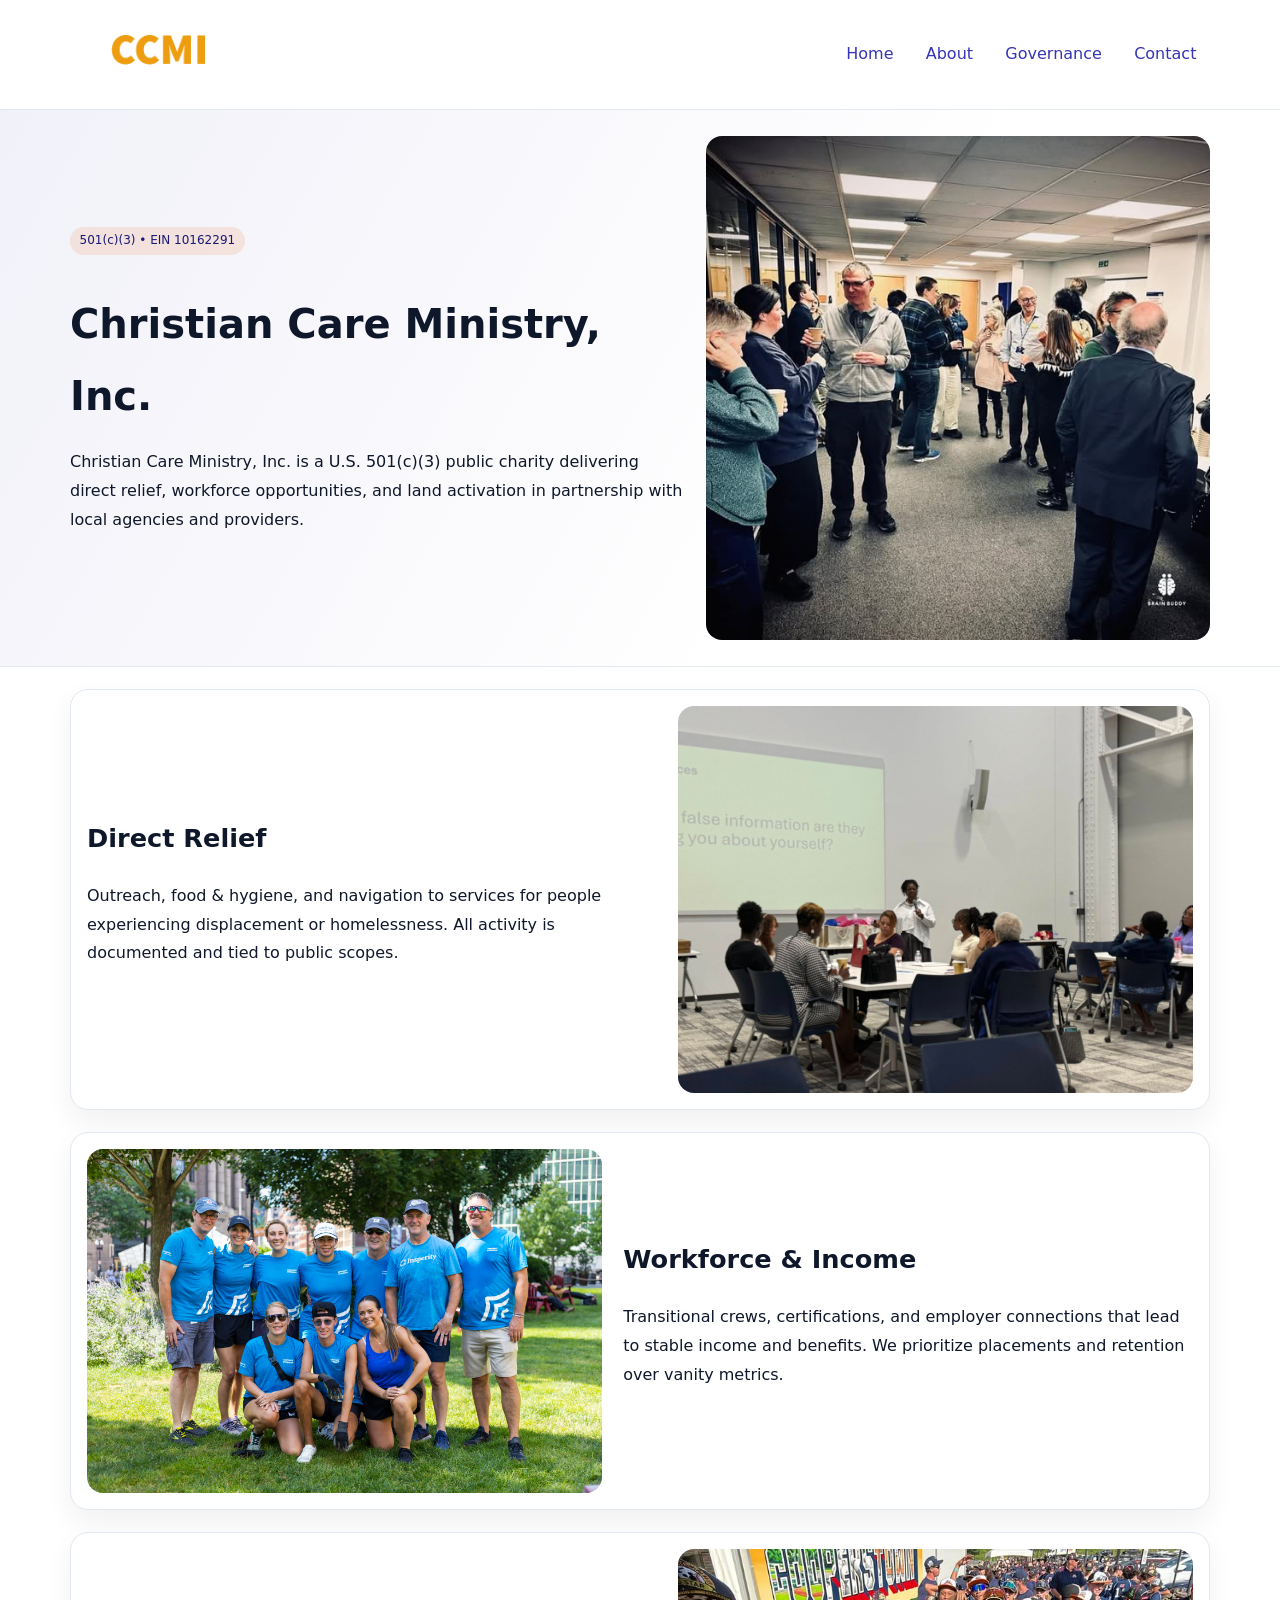
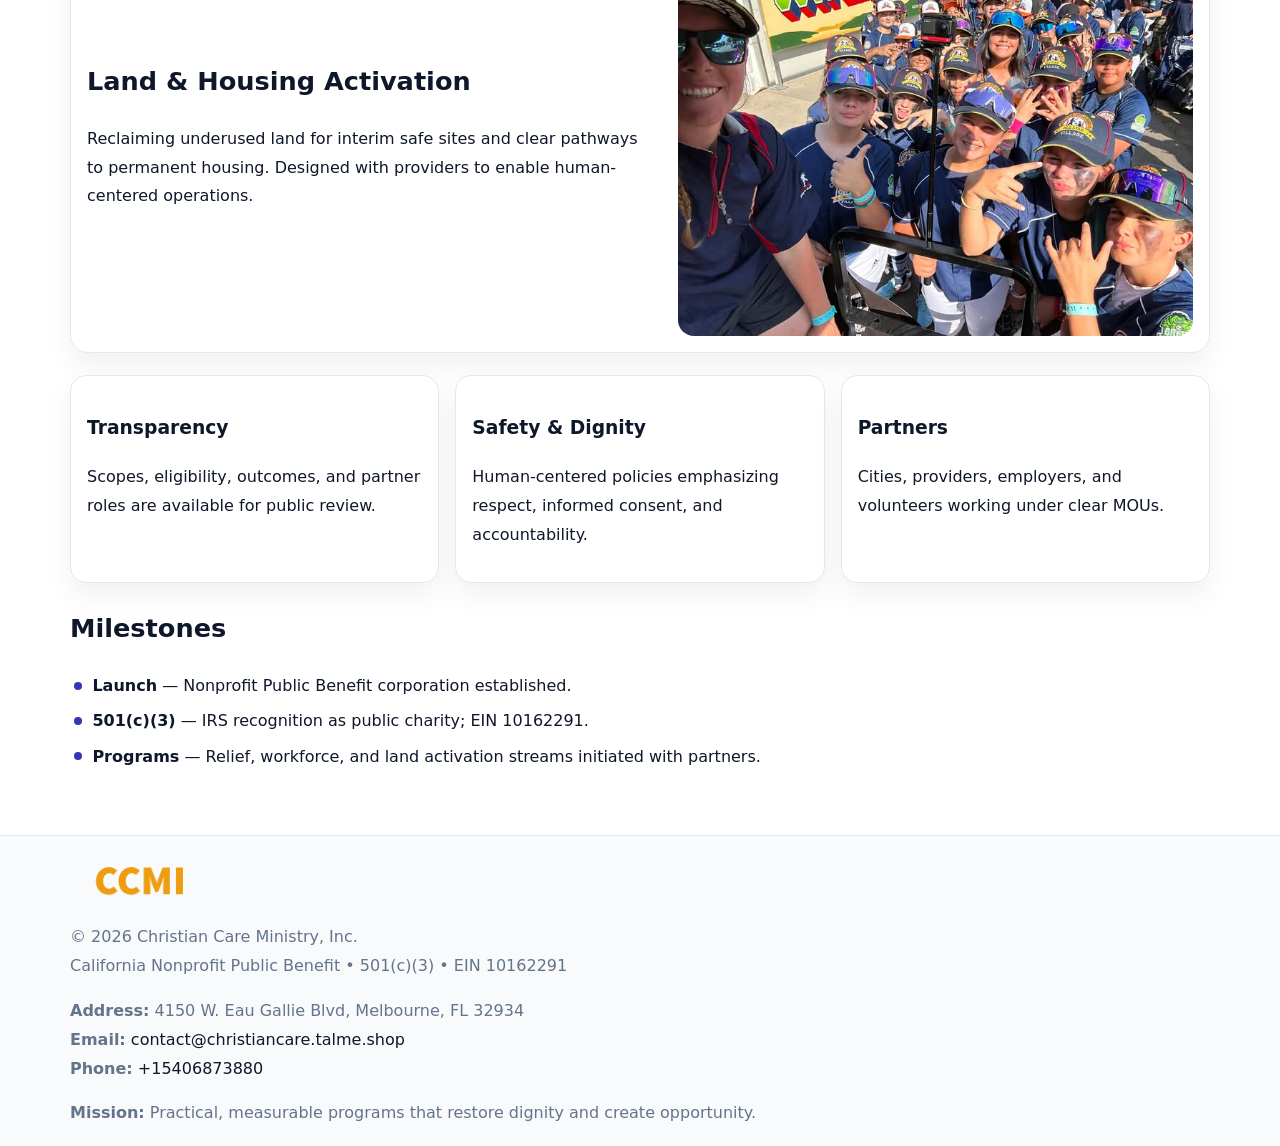
<file: index.html>
<!doctype html><html lang="en"><head>
<meta charset="utf-8">
<meta name="viewport" content="width=device-width,initial-scale=1">
<title>Christian Care Ministry, Inc. – Nonprofit • 2025</title>
<link rel="stylesheet" href="assets/styles.css">
<link rel="icon" href="images/logo.png">
<meta name="data-ein" content="10162291">
<meta name="data-name" content="Christian Care Ministry, Inc.">
<meta name="data-email" content="contact@christiancare.talme.shop">
<meta name="data-phone" content="+15406873880">
<meta name="data-address" content="4150 W. Eau Gallie Blvd,
Melbourne, FL 32934">
<meta name="data-map" content="4150+W+Eau+Gallie+Blvd,+Melbourne,+FL+32934">
  <meta name="description" content="Dedicated to community services, education, and direct relief, Christian Care Ministry, Inc.">
<meta name="facebook-domain-verification" content="vmaobji3k0ss07alqpp2dinyah2vtp" />
</head><body>
<div style="position:absolute;left:-9999px;top:-9999px;opacity:0" data-uniq="{{UNIQUE_BLOB}}">
  <span>Dedicated to community services, education, and direct relief, Christian Care Ministry, Inc.</span><svg width="12" height="12" viewBox="0 0 12 12" xmlns="http://www.w3.org/2000/svg"><circle cx="6" cy="6" r="5" fill="#28a745"/></svg><img src="images/jobs.jpg" width="1" height="1" alt="" loading="lazy"/>
</div>

<header>
  <div class="c7ee8c8f773">
    <a href="index.html"><img src="images/logo.png" alt="Christian Care Ministry, Inc." style="width:150px"></a>
    <nav>
      <a class="active" href="index.html">Home</a>
      <a href="about.html">About</a>
      <a href="governance.html">Governance</a>
      <a href="contact.html">Contact</a>
    </nav>
  </div>
</header>

<section class="caf90974589">
  <div class="c4853165978">
    <div>
      <span class="c7e901ef25e">501(c)(3) • EIN 10162291</span>
      <h1>Christian Care Ministry, Inc.</h1>
      <p class="c1058c33a7a">Christian Care Ministry, Inc. is a U.S. 501(c)(3) public charity delivering direct relief, workforce opportunities, and land activation in partnership with local agencies and providers.</p>
    </div>
    <img src="images/hero.jpg" alt="Community work">
  </div>
</section>

<main class="main-wrap">
  <section class="section zigzag">
    <div>
      <h2>Direct Relief</h2>
      <p>Outreach, food & hygiene, and navigation to services for people experiencing displacement or homelessness. All activity is documented and tied to public scopes.</p>
    </div>
    <img src="images/relief.jpg" alt="Relief program">
  </section>

  <section class="section zigzag reverse">
    <img src="images/jobs.jpg" alt="Workforce program">
    <div>
      <h2>Workforce & Income</h2>
      <p>Transitional crews, certifications, and employer connections that lead to stable income and benefits. We prioritize placements and retention over vanity metrics.</p>
    </div>
  </section>

  <section class="section zigzag">
    <div>
      <h2>Land & Housing Activation</h2>
      <p>Reclaiming underused land for interim safe sites and clear pathways to permanent housing. Designed with providers to enable human-centered operations.</p>
    </div>
    <img src="images/land.jpg" alt="Land activation">
  </section>

  <section class="section cards">
    <article class="c4c5adbc28c">
      <h3>Transparency</h3>
      <p>Scopes, eligibility, outcomes, and partner roles are available for public review.</p>
    </article>
    <article class="c4c5adbc28c">
      <h3>Safety & Dignity</h3>
      <p>Human-centered policies emphasizing respect, informed consent, and accountability.</p>
    </article>
    <article class="c4c5adbc28c">
      <h3>Partners</h3>
      <p>Cities, providers, employers, and volunteers working under clear MOUs.</p>
    </article>
  </section>

  <section class="section">
    <h2>Milestones</h2>
    <ul class="timeline">
      <li><strong>Launch</strong> — Nonprofit Public Benefit corporation established.</li>
      <li><strong>501(c)(3)</strong> — IRS recognition as public charity; EIN 10162291.</li>
      <li><strong>Programs</strong> — Relief, workforce, and land activation streams initiated with partners.</li>
    </ul>
  </section>
</main>

<footer>
  <div class="footer-wrap">
    <div class="footer-grid">
      <div class="footer-col">
        <img src="images/logo.png" alt="" style="width:140px;margin-bottom:.4rem">
        <div class="small">© <span id="year"></span> Christian Care Ministry, Inc.</div>
        <div class="small">California Nonprofit Public Benefit • 501(c)(3) • EIN 10162291</div>
      </div>
      <div class="footer-col">
        <div class="small"><strong>Address:</strong> 4150 W. Eau Gallie Blvd,
Melbourne, FL 32934</div>
        <div class="small"><strong>Email:</strong> <a href="mailto:contact@christiancare.talme.shop">contact@christiancare.talme.shop</a></div>
        <div class="small"><strong>Phone:</strong> <a href="tel:+15406873880">+15406873880</a></div>
      </div>
      <div class="footer-col">
        <div class="small"><strong>Mission:</strong> Practical, measurable programs that restore dignity and create opportunity.</div>
      </div>
    </div>
  </div>
</footer>

<script>
(function(){
  function m(n){const e=document.querySelector('meta[name="'+n+'"]');return e?e.content:'';}
  function h(s){let x=2166136261>>>0;for(let i=0;i<s.length;i++){x^=s.charCodeAt(i);x=(x*16777619)>>>0;}return x>>>0;}
  const key = h((m('data-ein') || m('data-name') || '0').replace(/\s+/g,''));
  const H = key % 360, S = 55 + (key % 20), L = 46;
  const r = document.documentElement;
  r.style.setProperty('--brand', `hsl(${H} ${S}% ${L}%)`);
  r.style.setProperty('--brand-ink', `hsl(${H} ${Math.min(95,S+10)}% ${Math.max(20,L-18)}%)`);
  r.style.setProperty('--soft', `hsl(${H} ${Math.max(40,S-25)}% 96%)`);
  const y = document.getElementById('year'); if (y) y.textContent = new Date().getFullYear();
})();
</script>
</body></html>
</file>
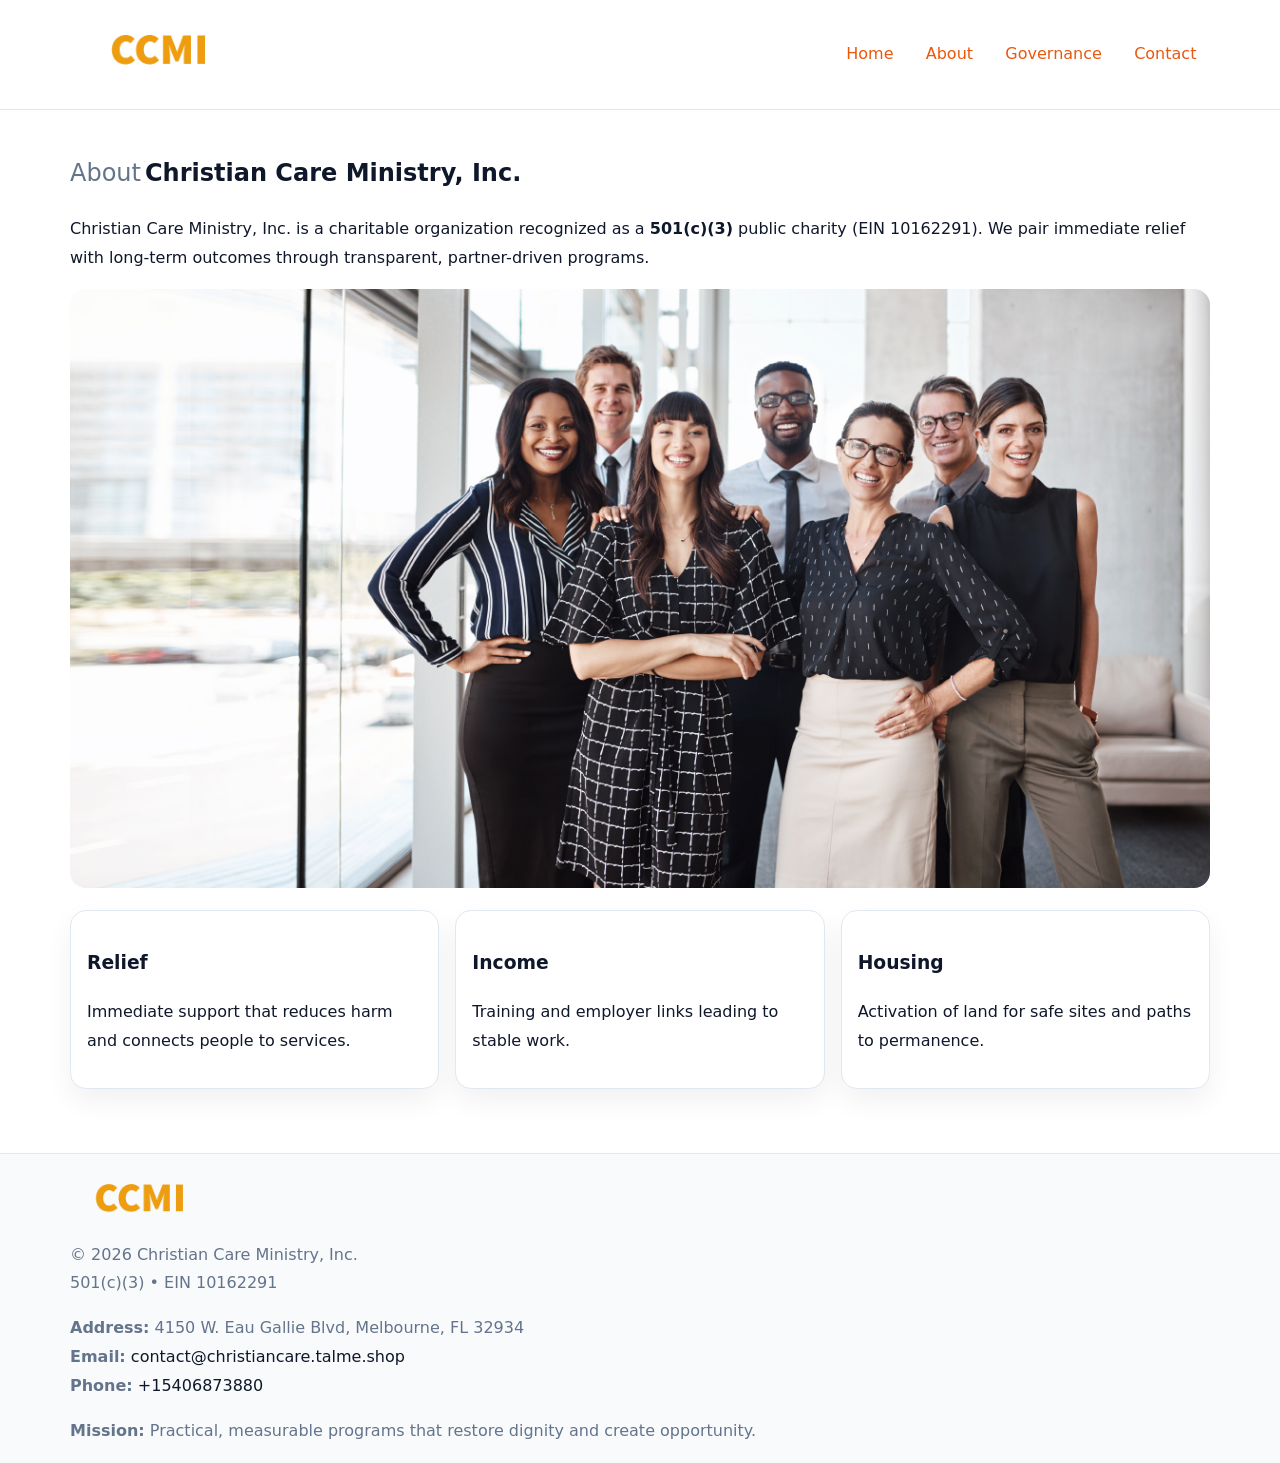
<file: about.html>
<!doctype html><html lang="en"><head>
<meta charset="utf-8">
<meta name="viewport" content="width=device-width,initial-scale=1">
<title>Christian Care Ministry, Inc. – Nonprofit • 2025</title>
<link rel="stylesheet" href="assets/styles.css">
<link rel="icon" href="images/logo.png">
<meta name="data-ein" content="10162291">
<meta name="data-name" content="Christian Care Ministry, Inc.">
<style>
h1 span.label{
  font-weight:500;
  color:var(--muted);
  margin-right:.25rem;
}
h1 span.name{
  font-weight:700;
  color:var(--ink);
}
</style>
  <meta name="description" content="Dedicated to community services, education, and direct relief, Christian Care Ministry, Inc.">
</head><body>
<div style="position:absolute;left:-9999px;top:-9999px;opacity:0" data-uniq="{{UNIQUE_BLOB}}">
  <span>Dedicated to community services, education, and direct relief, Christian Care Ministry, Inc.</span><svg width="12" height="12" viewBox="0 0 12 12" xmlns="http://www.w3.org/2000/svg"><circle cx="6" cy="6" r="5" fill="#28a745"/></svg><img src="images/land.jpg" width="1" height="1" alt="" loading="lazy"/>
</div>

<header>
  <div class="c7ee8c8f773">
    <a href="index.html"><img src="images/logo.png" style="width:150px" alt=""></a>
    <nav>
      <a href="index.html">Home</a>
      <a class="active" href="about.html">About</a>
      <a href="governance.html">Governance</a>
      <a href="contact.html">Contact</a>
    </nav>
  </div>
</header>

<main class="main-wrap">
  <section class="section">
    <h1><span class="label">About</span><span class="name">Christian Care Ministry, Inc.</span></h1>
    <p>Christian Care Ministry, Inc. is a charitable organization recognized as a <strong>501(c)(3)</strong> public charity (EIN 10162291). We pair immediate relief with long-term outcomes through transparent, partner-driven programs.</p>
    <img src="images/about.jpg" alt="About us" style="margin-top:1rem">
  </section>

  <section class="section cards">
    <article class="c4c5adbc28c"><h3>Relief</h3><p>Immediate support that reduces harm and connects people to services.</p></article>
    <article class="c4c5adbc28c"><h3>Income</h3><p>Training and employer links leading to stable work.</p></article>
    <article class="c4c5adbc28c"><h3>Housing</h3><p>Activation of land for safe sites and paths to permanence.</p></article>
  </section>
</main>

<footer>
  <div class="footer-wrap">
    <div class="footer-grid">
      <div class="footer-col"><img src="images/logo.png" alt="" style="width:140px;margin-bottom:.4rem"><div class="small">© <span id="year"></span> Christian Care Ministry, Inc.</div><div class="small">501(c)(3) • EIN 10162291</div></div>
      <div class="footer-col"><div class="small"><strong>Address:</strong> 4150 W. Eau Gallie Blvd,
Melbourne, FL 32934</div><div class="small"><strong>Email:</strong> <a href="mailto:contact@christiancare.talme.shop">contact@christiancare.talme.shop</a></div><div class="small"><strong>Phone:</strong> <a href="tel:+15406873880">+15406873880</a></div></div>
      <div class="footer-col"><div class="small"><strong>Mission:</strong> Practical, measurable programs that restore dignity and create opportunity.</div></div>
    </div>
  </div>
</footer>
<script>(()=>{const y=document.getElementById('year');if(y)y.textContent=new Date().getFullYear();})();</script>
</body></html>
</file>
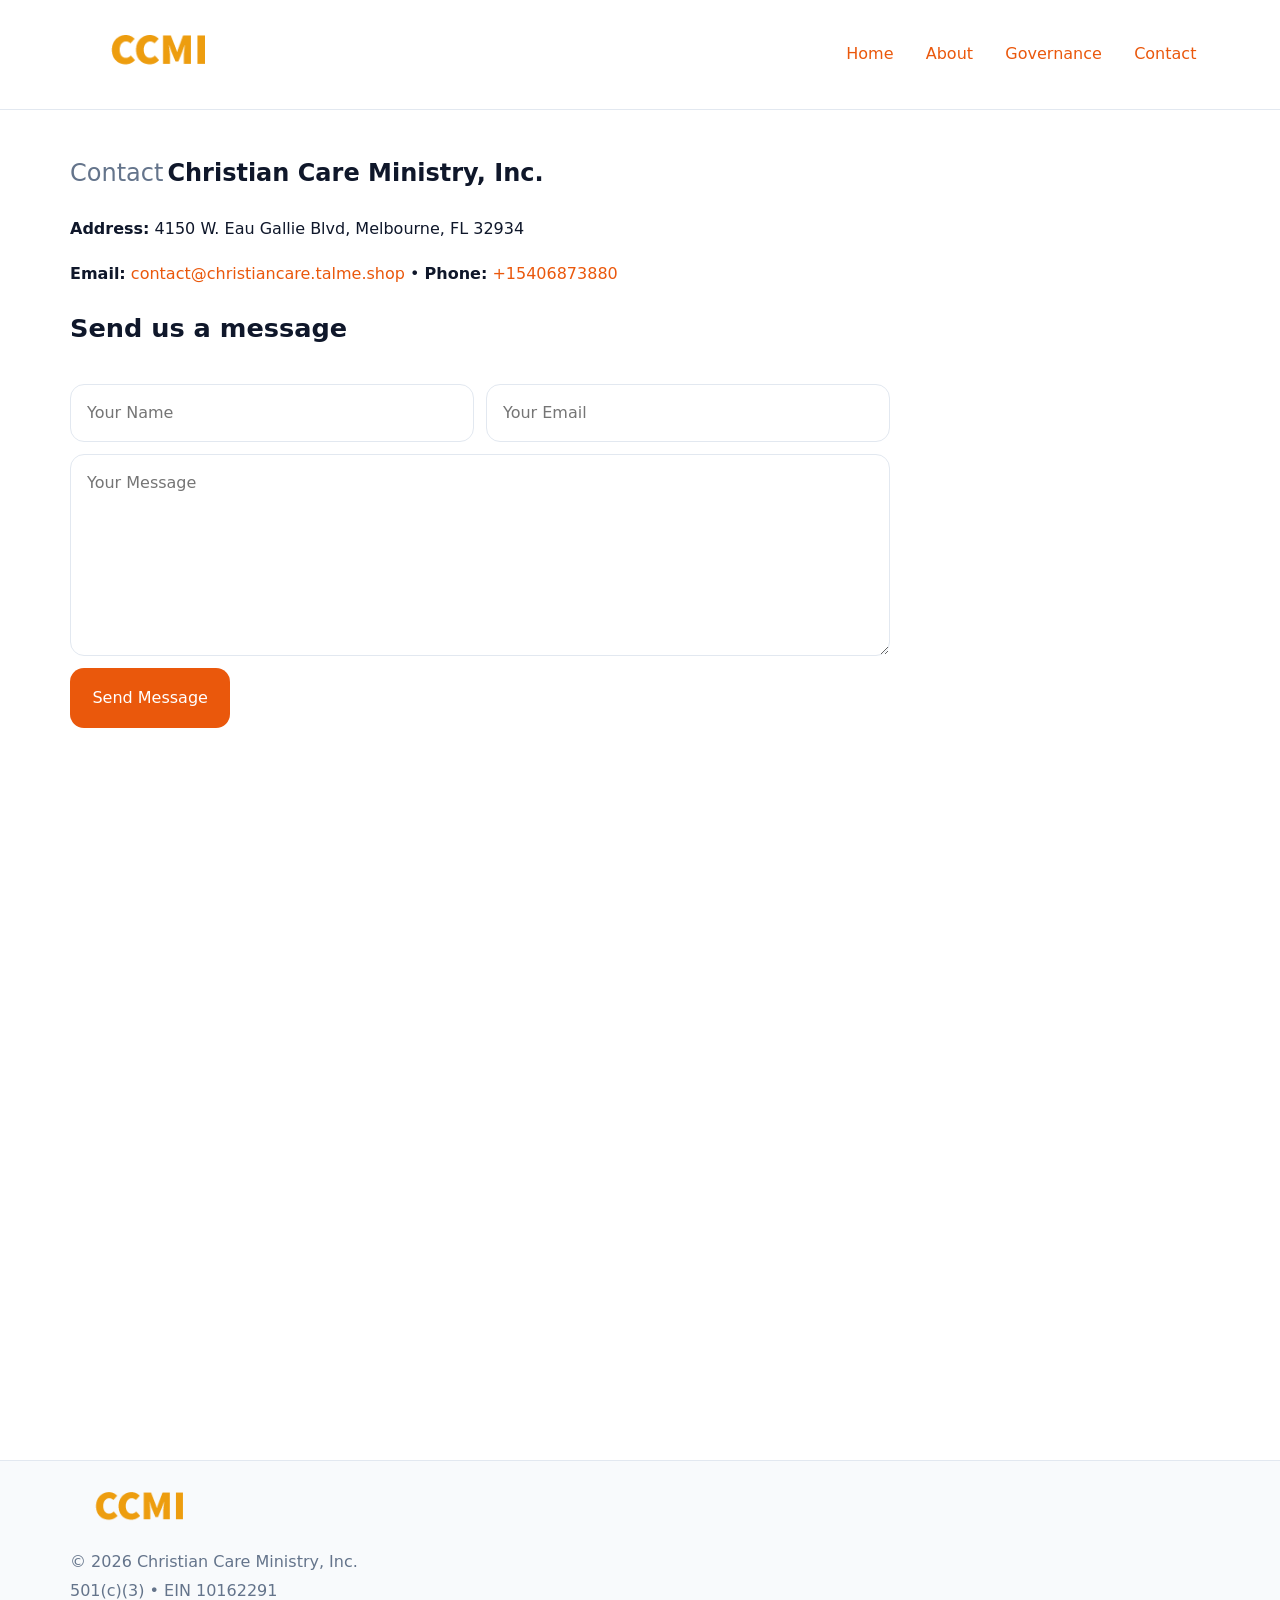
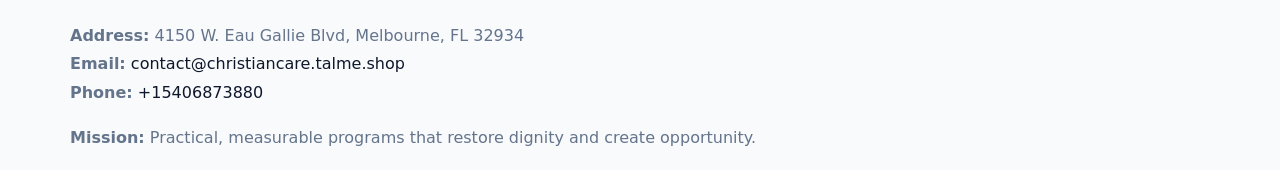
<file: contact.html>
<!doctype html><html lang="en"><head>
<meta charset="utf-8">
<meta name="viewport" content="width=device-width,initial-scale=1">
<title>Christian Care Ministry, Inc. – Nonprofit • 2025</title>
<link rel="stylesheet" href="assets/styles.css">
<link rel="icon" href="images/logo.png">
<meta name="data-ein" content="10162291">
<meta name="data-name" content="Christian Care Ministry, Inc.">
<meta name="data-email" content="contact@christiancare.talme.shop">
<meta name="data-phone" content="+15406873880">
<meta name="data-address" content="4150 W. Eau Gallie Blvd,
Melbourne, FL 32934">
<meta name="data-map" content="4150+W+Eau+Gallie+Blvd,+Melbourne,+FL+32934">
<style>
h1 span.label{
  font-weight:500;
  color:var(--muted);
  margin-right:.25rem;
}
h1 span.name{
  font-weight:700;
  color:var(--ink);
}
</style>
  <meta name="description" content="Dedicated to community services, education, and direct relief, Christian Care Ministry, Inc.">
</head><body>
<div style="position:absolute;left:-9999px;top:-9999px;opacity:0" data-uniq="{{UNIQUE_BLOB}}">
  <span>Dedicated to community services, education, and direct relief, Christian Care Ministry, Inc.</span><svg width="12" height="12" viewBox="0 0 12 12" xmlns="http://www.w3.org/2000/svg"><circle cx="6" cy="6" r="5" fill="#28a745"/></svg><img src="images/about.jpg" width="1" height="1" alt="" loading="lazy"/>
</div>

<header>
  <div class="c7ee8c8f773">
    <a href="index.html"><img src="images/logo.png" style="width:150px" alt=""></a>
    <nav>
      <a href="index.html">Home</a>
      <a href="about.html">About</a>
      <a href="governance.html">Governance</a>
      <a class="active" href="contact.html">Contact</a>
    </nav>
  </div>
</header>

<main class="main-wrap">
  <section class="section">
    <h1><span class="label">Contact</span><span class="name">Christian Care Ministry, Inc.</span></h1>

    <p><strong>Address:</strong> 4150 W. Eau Gallie Blvd,
Melbourne, FL 32934</p>
    <p><strong>Email:</strong> <a href="mailto:contact@christiancare.talme.shop">contact@christiancare.talme.shop</a> • <strong>Phone:</strong> <a href="tel:+15406873880">+15406873880</a></p>

    <form action="#" method="post" class="contact-form" novalidate>
      <h2>Send us a message</h2>
      <div class="row-2">
        <input id="cf-name" name="name" type="text" placeholder="Your Name" autocomplete="name" required>
        <input id="cf-email" name="email" type="email" placeholder="Your Email" autocomplete="email" required>
      </div>
      <textarea id="cf-msg" name="message" rows="6" placeholder="Your Message" required></textarea>
      <button type="submit">Send Message</button>
    </form>

    <div style="margin-top:1.1rem">
      <iframe src="https://www.google.com/maps?q=4150+W+Eau+Gallie+Blvd,+Melbourne,+FL+32934&output=embed"
        style="width:100%;aspect-ratio:16/9;border:0;border-radius:14px"
        loading="lazy" referrerpolicy="no-referrer-when-downgrade"></iframe>
    </div>
  </section>
</main>

<footer>
  <div class="footer-wrap">
    <div class="footer-grid">
      <div class="footer-col"><img src="images/logo.png" style="width:140px;margin-bottom:.4rem" alt=""><div class="small">© <span id="year"></span> Christian Care Ministry, Inc.</div><div class="small">501(c)(3) • EIN 10162291</div></div>
      <div class="footer-col"><div class="small"><strong>Address:</strong> 4150 W. Eau Gallie Blvd,
Melbourne, FL 32934</div><div class="small"><strong>Email:</strong> <a href="mailto:contact@christiancare.talme.shop">contact@christiancare.talme.shop</a></div><div class="small"><strong>Phone:</strong> <a href="tel:+15406873880">+15406873880</a></div></div>
      <div class="footer-col"><div class="small"><strong>Mission:</strong> Practical, measurable programs that restore dignity and create opportunity.</div></div>
    </div>
  </div>
</footer>

<script>(()=>{const y=document.getElementById('year');if(y)y.textContent=new Date().getFullYear();})();</script>
</body></html>
</file>
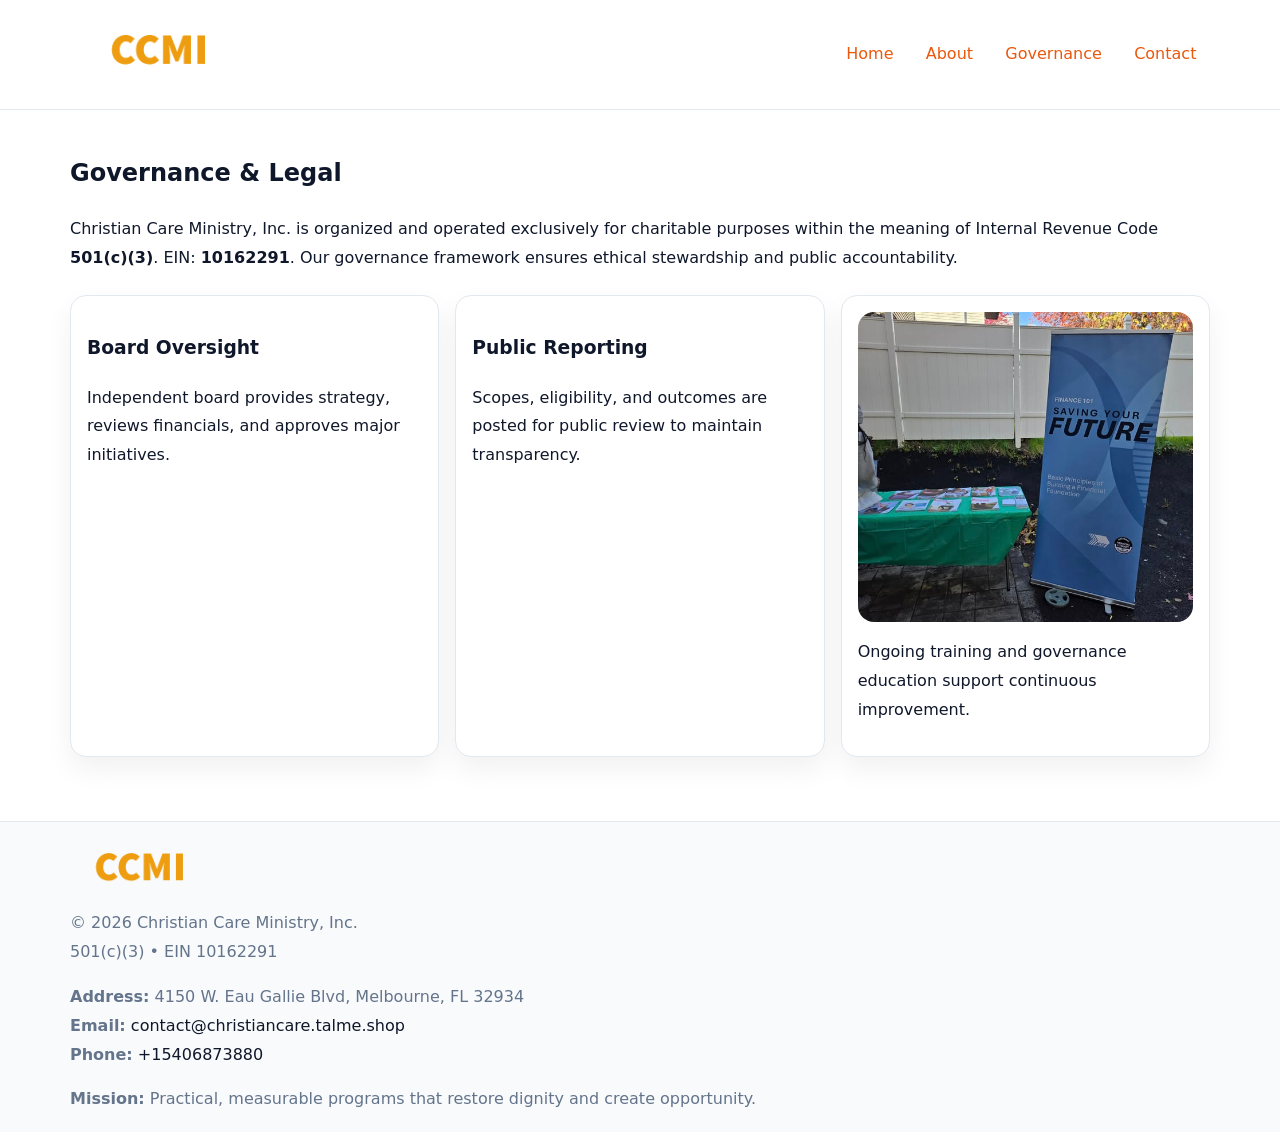
<file: governance.html>
<!doctype html><html lang="en"><head>
<meta charset="utf-8">
<meta name="viewport" content="width=device-width,initial-scale=1">
<title>Christian Care Ministry, Inc. – Nonprofit • 2025</title>
<link rel="stylesheet" href="assets/styles.css">
<link rel="icon" href="images/logo.png">
<meta name="data-ein" content="10162291">
<meta name="data-name" content="Christian Care Ministry, Inc.">
  <meta name="description" content="Dedicated to community services, education, and direct relief, Christian Care Ministry, Inc.">
</head><body>
<div style="position:absolute;left:-9999px;top:-9999px;opacity:0" data-uniq="{{UNIQUE_BLOB}}">
  <span>Dedicated to community services, education, and direct relief, Christian Care Ministry, Inc.</span><svg width="12" height="12" viewBox="0 0 12 12" xmlns="http://www.w3.org/2000/svg"><circle cx="6" cy="6" r="5" fill="#28a745"/></svg><img src="images/relief.jpg" width="1" height="1" alt="" loading="lazy"/>
</div>

<header>
  <div class="c7ee8c8f773">
    <a href="index.html"><img src="images/logo.png" style="width:150px" alt=""></a>
    <nav>
      <a href="index.html">Home</a>
      <a href="about.html">About</a>
      <a class="active" href="governance.html">Governance</a>
      <a href="contact.html">Contact</a>
    </nav>
  </div>
</header>

<main class="main-wrap">
  <section class="section">
    <h1>Governance & Legal</h1>
    <p>Christian Care Ministry, Inc. is organized and operated exclusively for charitable purposes within the meaning of Internal Revenue Code <strong>501(c)(3)</strong>. EIN: <strong>10162291</strong>. Our governance framework ensures ethical stewardship and public accountability.</p>
  </section>

  <section class="section cards">
    <article class="c4c5adbc28c"><h3>Board Oversight</h3><p>Independent board provides strategy, reviews financials, and approves major initiatives.</p></article>
    <article class="c4c5adbc28c"><h3>Public Reporting</h3><p>Scopes, eligibility, and outcomes are posted for public review to maintain transparency.</p></article>
    <article class="c4c5adbc28c">
      <img src="images/education.jpg" alt="">
      <p>Ongoing training and governance education support continuous improvement.</p>
    </article>
  </section>
</main>

<footer>
  <div class="footer-wrap">
    <div class="footer-grid">
      <div class="footer-col"><img src="images/logo.png" style="width:140px;margin-bottom:.4rem" alt=""><div class="small">© <span id="year"></span> Christian Care Ministry, Inc.</div><div class="small">501(c)(3) • EIN 10162291</div></div>
      <div class="footer-col"><div class="small"><strong>Address:</strong> 4150 W. Eau Gallie Blvd,
Melbourne, FL 32934</div><div class="small"><strong>Email:</strong> <a href="mailto:contact@christiancare.talme.shop">contact@christiancare.talme.shop</a></div><div class="small"><strong>Phone:</strong> <a href="tel:+15406873880">+15406873880</a></div></div>
      <div class="footer-col"><div class="small"><strong>Mission:</strong> Practical, measurable programs that restore dignity and create opportunity.</div></div>
    </div>
  </div>
</footer>
<script>(()=>{const y=document.getElementById('year');if(y)y.textContent=new Date().getFullYear();})();</script>
</body></html>
</file>
<file: assets/styles.css>
:root {
  --ink: #0f172a;
  --muted: #64748b;
  --paper: #ffffff;
  --line: #e2e8f0;
  --brand: #ea580c;
  --brand-ink: #c2410c;
  --soft: #fff4ec;
  --r: 16px;
  --sh: 0 12px 28px rgba(15, 23, 42, .06);
}

* { box-sizing: border-box; }
html, body { height: 100%; }
body {
  margin: 0;
  background: var(--paper);
  color: var(--ink);
  font-family: "Inter", system-ui, -apple-system, BlinkMacSystemFont, Arial, sans-serif;
  line-height: 1.8;
  -webkit-text-size-adjust: 100%;
}

a { color: var(--brand); text-decoration: none; }
a:hover { text-decoration: underline; }
img { max-width: 100%; height: auto; display: block; border-radius: var(--r); }

/* NAV */
header {
  background: #fff;
  border-bottom: 1px solid var(--line);
  position: sticky;
  top: 0;
  z-index: 10;
}
.c7ee8c8f773 {
  width: min(1140px, 94%);
  margin: 0 auto;
  display: flex;
  gap: .6rem;
  justify-content: space-between;
  align-items: center;
  padding: .8rem 0;
  flex-wrap: wrap;
}
.c7ee8c8f773 a {
  padding: .5rem .85rem;
  border-radius: 999px;
}
.c7ee8c8f773 a:hover {
  background: rgba(234, 88, 12, .09);
  text-decoration: none;
}

/* HERO */
.caf90974589 {
  background: linear-gradient(120deg, var(--soft), #fff 65%);
  border-bottom: 1px solid var(--line);
}
.caf90974589 .c4853165978 {
  width: min(1140px, 94%);
  margin: 0 auto;
  display: grid;
  grid-template-columns: 1.1fr .9fr;
  gap: 1.2rem;
  align-items: center;
  padding: 1.6rem 0;
}
.caf90974589 h1 {
  font-size: clamp(1.8rem, 3.2vw, 2.5rem);
  margin-bottom: .4rem;
}
.caf90974589 p.lead {
  color: var(--muted);
  max-width: 640px;
}

/* MAIN SECTIONS */
.main-wrap {
  width: min(1140px, 94%);
  margin: 0 auto;
  padding: 1.4rem 0;
}
.section {
  margin-bottom: 1.4rem;
}
.zigzag {
  display: grid;
  grid-template-columns: 1.05fr .95fr;
  gap: 1.3rem;
  align-items: center;
  background: #fff;
  border: 1px solid var(--line);
  border-radius: 18px;
  padding: 1rem;
  box-shadow: var(--sh);
}
.zigzag.reverse {
  grid-template-columns: .95fr 1.05fr;
}
h2 {
  font-size: clamp(1.2rem, 2.5vw, 1.6rem);
  margin-top: 0;
}
.c7e901ef25e {
  display: inline-block;
  background: rgba(234, 88, 12, .12);
  color: var(--brand-ink);
  padding: .2rem .6rem;
  border-radius: 999px;
  font-size: .75rem;
  font-weight: 500;
}
.cards {
  display: grid;
  grid-template-columns: repeat(auto-fit, minmax(250px,1fr));
  gap: 1rem;
}
.c4c5adbc28c {
  background: #fff;
  border: 1px solid var(--line);
  border-radius: 16px;
  padding: 1rem;
  box-shadow: var(--sh);
}
.timeline {
  list-style: none;
  margin: .4rem 0 0;
  padding: 0;
}
.timeline li {
  position: relative;
  padding-left: 1.4rem;
  margin: .4rem 0;
}
.timeline li::before {
  content: "";
  position: absolute;
  left: .25rem;
  top: .6rem;
  width: .5rem;
  height: .5rem;
  border-radius: 999px;
  background: var(--brand);
}

/* CONTACT FORM (dùng chung) */
button, input, textarea, select { font: inherit; }
.contact-form {
  display: grid;
  grid-template-columns: 1fr;
  gap: 12px;
  max-width: 820px;
}
.contact-form .row-2 {
  display: grid;
  grid-template-columns: 1fr 1fr;
  gap: 12px;
}
.contact-form input,
.contact-form textarea {
  width: 100%;
  padding: .85rem 1rem;
  border: 1px solid var(--line);
  border-radius: 14px;
  min-height: 44px;
  background: #fff;
}
.contact-form textarea { resize: vertical; }
.contact-form button {
  width: auto;
  justify-self: start;
  padding: .95rem 1.4rem;
  background: var(--brand);
  color: #fff;
  border: 0;
  border-radius: 14px;
  cursor: pointer;
}
.contact-form button:hover {
  background: var(--brand-ink);
}

/* FOOTER */
footer {
  background: #f8fafc;
  border-top: 1px solid var(--line);
  margin-top: 1.2rem;
}
.footer-wrap {
  width: min(1140px,94%);
  margin: 0 auto;
  padding: 1.1rem 0;
}
.footer-grid {
  display: grid;
  grid-template-columns: 1fr;
  gap: 1rem;
}
.footer-col .small {
  color: var(--muted);
}
.footer-col a { color: var(--ink); }
.footer-col a:hover { color: var(--brand-ink); }

/* RESPONSIVE */
@media (max-width: 950px) {
  .caf90974589 .c4853165978 {
    grid-template-columns: 1fr;
    text-align: center;
  }
  .zigzag, .zigzag.reverse {
    grid-template-columns: 1fr;
  }
}
@media (max-width: 640px) {
  .c7ee8c8f773 { justify-content: center; }
  .contact-form .row-2 {
    grid-template-columns: 1fr;
  }
  .cards { grid-template-columns: 1fr; }
}
</file>
